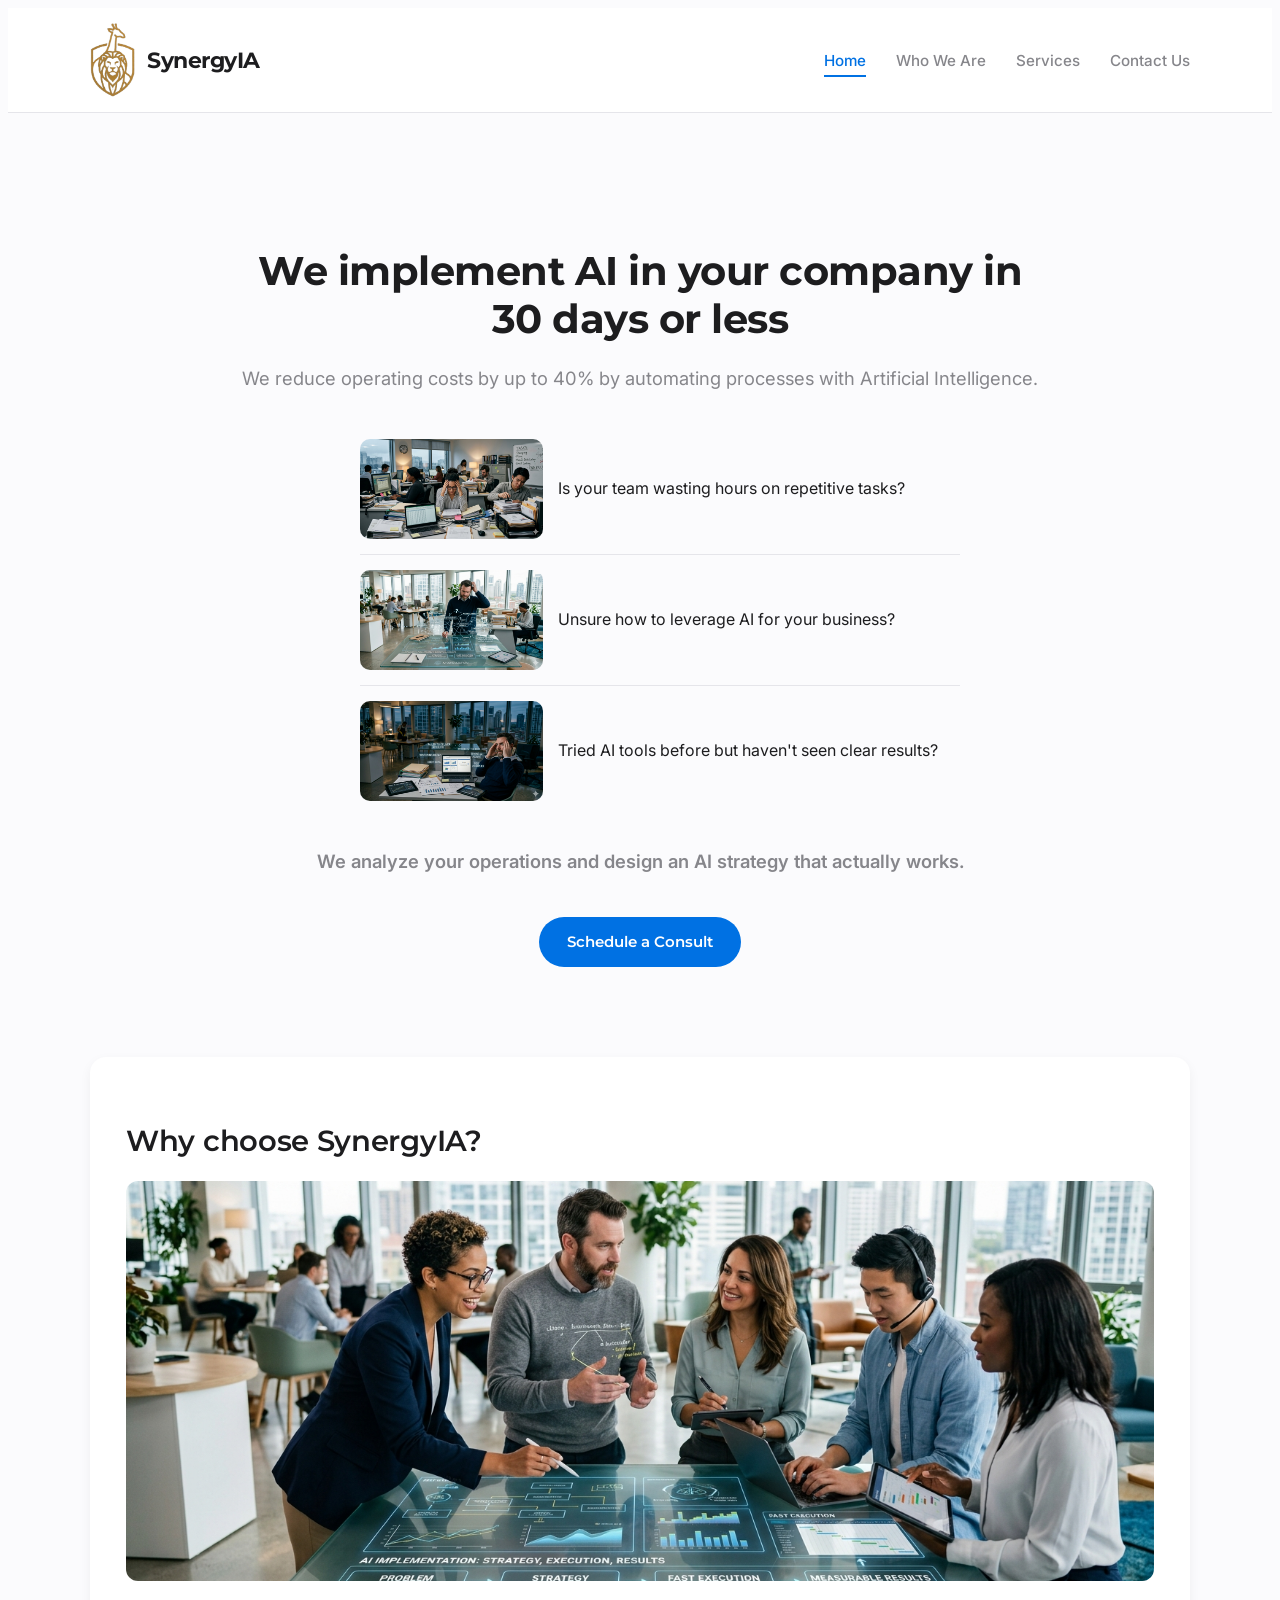
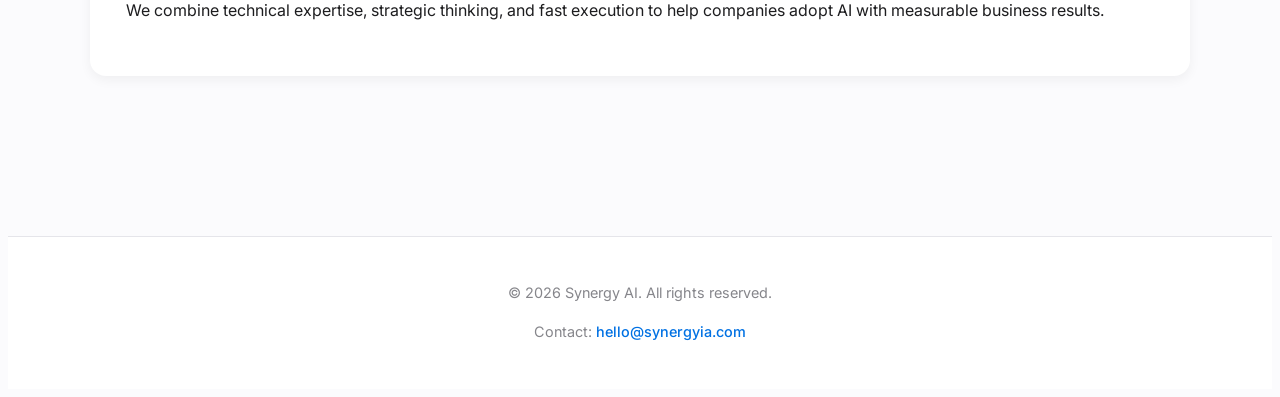
<file: index.html>
<!DOCTYPE html>
<html lang="en">
<head>
    <meta charset="UTF-8">
    <meta name="viewport" content="width=device-width, initial-scale=1.0">
    <title>SynergyIA | AI Consulting for Business Growth</title>
    <meta name="description" content="SynergyIA helps companies implement AI in 30 days or less to reduce costs, automate processes, and improve efficiency.">
    <link rel="stylesheet" href="style.css">
    <link rel="icon" type="image/png" href="images/SynergyIA.png">
    <link rel="preconnect" href="https://fonts.googleapis.com">
    <link rel="preconnect" href="https://fonts.gstatic.com" crossorigin>
    <link href="https://fonts.googleapis.com/css2?family=Inter:ital,opsz,wght@0,14..32,100..900;1,14..32,100..900&display=swap" rel="stylesheet">
    <link href="https://fonts.googleapis.com/css2?family=Inter:ital,opsz,wght@0,14..32,100..900;1,14..32,100..900&family=Montserrat:ital,wght@0,100..900;1,100..900&display=swap" rel="stylesheet">
</head>
<body>

    <header class="site-header">
        <div class="container">
            <!-- Logo y nombre agrupados -->
            <a href="index.html" class="logo-container">
                <img class="logo" src="images/SynergyIA.png" alt="SynergyIA logo">
                <span class="logo-text">SynergyIA</span>
            </a>
            <nav>
                <ul class="nav-menu">
                    <li><a href="index.html" class="active">Home</a></li>
                    <li><a href="who_we_are.html">Who We Are</a></li>
                    <li><a href="services.html">Services</a></li>
                    <li><a href="contact.html">Contact Us</a></li>
                </ul>
            </nav>
        </div>
    </header>

    <main class="container">
        <!-- Sección Hero con h1 (solo uno por página) -->
        <section class="hero">
            <h1>We implement AI in your company in 30 days or less</h1>
            <p>We reduce operating costs by up to 40% by automating processes with Artificial Intelligence.</p>

            <!-- Imágenes DENTRO de cada <li> -->
            <ul class="benefits-list">
                <li>
                    <img class="benefit-img" src="images/benefit1.png" alt="Team wasting time on repetitive tasks">
                    <span>Is your team wasting hours on repetitive tasks?</span>
                </li>
                <li>
                    <img class="benefit-img" src="images/benefit2.png" alt="Unsure how to leverage AI">
                    <span>Unsure how to leverage AI for your business?</span>
                </li>
                <li>
                    <img class="benefit-img" src="images/benefit3.png" alt="No clear results from AI tools">
                    <span>Tried AI tools before but haven't seen clear results?
                </li>
            </ul>

            <p class="hero-highlight">We analyze your operations and design an AI strategy that actually works.</p>

            <a href="contact.html" class="btn">Schedule a Consult</a>
        </section>

        <section class="card">
            <h2>Why choose SynergyIA?</h2>
            <img class="card-img" src="images/imgindex.png" alt="SynergyIA team">
            <p>We combine technical expertise, strategic thinking, and fast execution to help companies adopt AI with measurable business results.</p>
        </section>
    </main>

    <footer class="site-footer">
        <div class="container">
            <p>© 2026 Synergy AI. All rights reserved.</p>
            <p>Contact: <a href="mailto:hello@synergyia.com">hello@synergyia.com</a></p>
        </div>
    </footer>

</body>
</html>
</file>
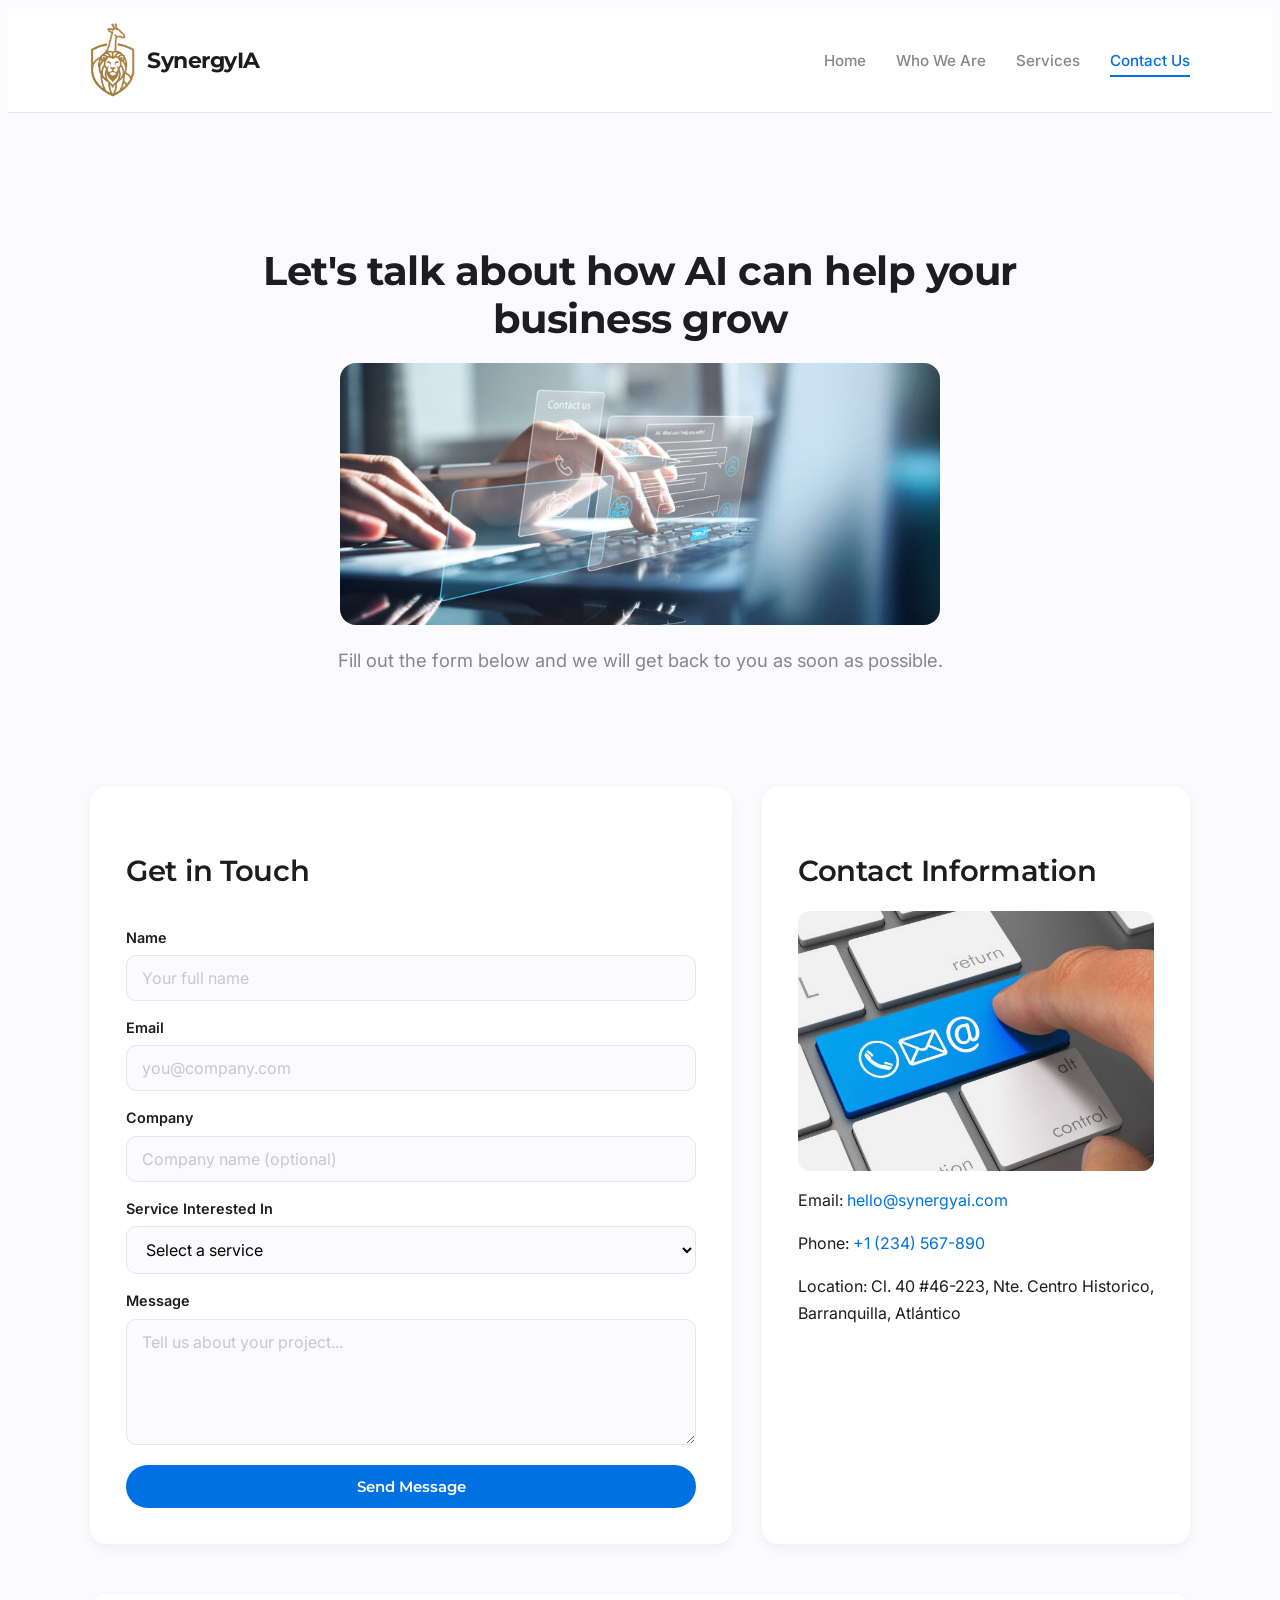
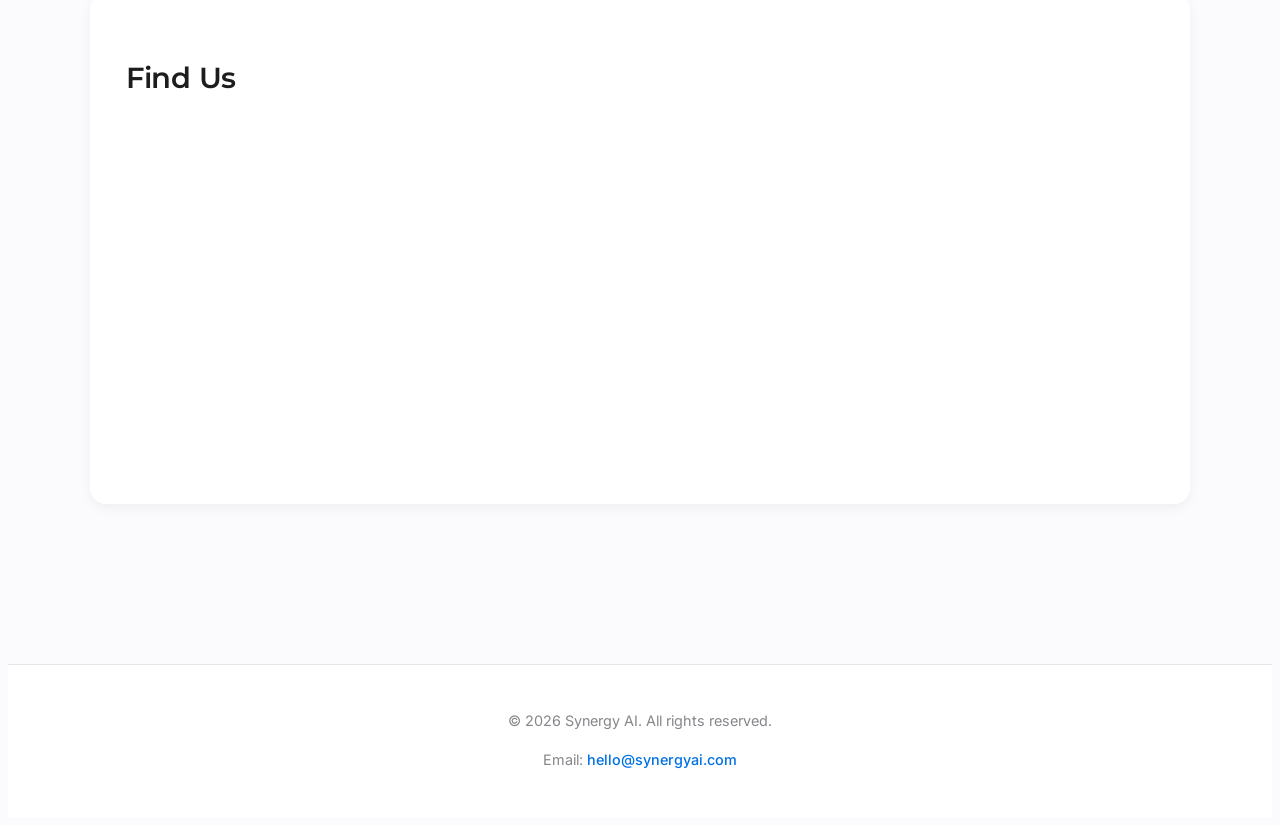
<file: contact.html>
<!DOCTYPE html>
<html lang="en">
<head>
    <meta charset="UTF-8">
    <meta name="viewport" content="width=device-width, initial-scale=1.0">
    <title>Contact | SynergyIA</title>
    <meta name="description" content="Contact SynergyIA for AI consulting, strategy, implementation, and training services.">
    <link rel="stylesheet" href="style.css">
    <link rel="icon" type="image/png" href="images/SynergyIA.png">
    <link rel="preconnect" href="https://fonts.googleapis.com">
    <link rel="preconnect" href="https://fonts.gstatic.com" crossorigin>
    <link href="https://fonts.googleapis.com/css2?family=Inter:ital,opsz,wght@0,14..32,100..900;1,14..32,100..900&display=swap" rel="stylesheet">
    <link href="https://fonts.googleapis.com/css2?family=Inter:ital,opsz,wght@0,14..32,100..900;1,14..32,100..900&family=Montserrat:ital,wght@0,100..900;1,100..900&display=swap" rel="stylesheet">
</head>
<body>

    <header class="site-header">
        <div class="container">
            <a href="index.html" class="logo-container">
                <img class="logo" src="images/SynergyIA.png" alt="SynergyIA logo">
                <span class="logo-text">SynergyIA</span>
            </a>
            <nav>
                <ul class="nav-menu">
                    <li><a href="index.html">Home</a></li>
                    <li><a href="who_we_are.html">Who We Are</a></li>
                    <li><a href="services.html">Services</a></li>
                    <li><a href="contact.html" class="active">Contact Us</a></li>
                </ul>
            </nav>
        </div>
    </header>

    <main class="container">
        <section class="hero">
            <h1>Let's talk about how AI can help your business grow</h1>
            <img class="hero-img" src="images/contactus.jpg" alt="Contact Us">
            <p>Fill out the form below and we will get back to you as soon as possible.</p>
        </section>

        <section class="contact-grid">
            <div class="card">
                <h2>Get in Touch</h2>

                <form action="#" method="post">
                    <label for="name">Name</label>
                    <input type="text" id="name" name="name" placeholder="Your full name" required>

                    <label for="email">Email</label>
                    <input type="email" id="email" name="email" placeholder="you@company.com" required>

                    <label for="company">Company</label>
                    <input type="text" id="company" name="company" placeholder="Company name (optional)">

                    <label for="service">Service Interested In</label>
                    <select id="service" name="service">
                        <option value="">Select a service</option>
                        <option value="audit">AI Audit</option>
                        <option value="strategy">AI Strategy</option>
                        <option value="implementation">AI Implementation</option>
                        <option value="training">Team Training</option>
                    </select>

                    <label for="message">Message</label>
                    <textarea id="message" name="message" rows="5" placeholder="Tell us about your project..." required></textarea>

                    <button type="submit" class="btn">Send Message</button>
                </form>
            </div>

            <div class="card">
                <h2>Contact Information</h2>
                <img class="card-img" src="images/contacti.jpg" alt="Contact Information">
                <p>Email: <a href="mailto:hello@synergyai.com">hello@synergyai.com</a></p>
                <p>Phone: <a href="tel:+1234567890">+1 (234) 567-890</a></p>
                <p>Location: Cl. 40 #46-223, Nte. Centro Historico, Barranquilla, Atlántico</p>
            </div>
        </section>

        <section class="card">
            <h2>Find Us</h2>
            <div class="map-container">
                <iframe
                    src="https://www.google.com/maps/embed?pb=!1m18!1m12!1m3!1d3916.6663840545234!2d-74.78323822630094!3d10.98853455524828!2m3!1f0!2f0!3f0!3m2!1i1024!2i768!4f13.1!3m3!1m2!1s0x8ef42d0025832995%3A0x6ee5ef55547f7da6!2sRiwi!5e0!3m2!1ses-419!2sco!4v1775867979287!5m2!1ses-419!2sco"
                    title="SynergyIA office location"
                    allowfullscreen=""
                    loading="lazy"
                    referrerpolicy="no-referrer-when-downgrade">
                </iframe>
            </div>
        </section>
    </main>

    <footer class="site-footer">
        <div class="container">
            <p>© 2026 Synergy AI. All rights reserved.</p>
            <p>Email: <a href="mailto:hello@synergyai.com">hello@synergyai.com</a></p>
        </div>
    </footer>

</body>
</html>
</file>
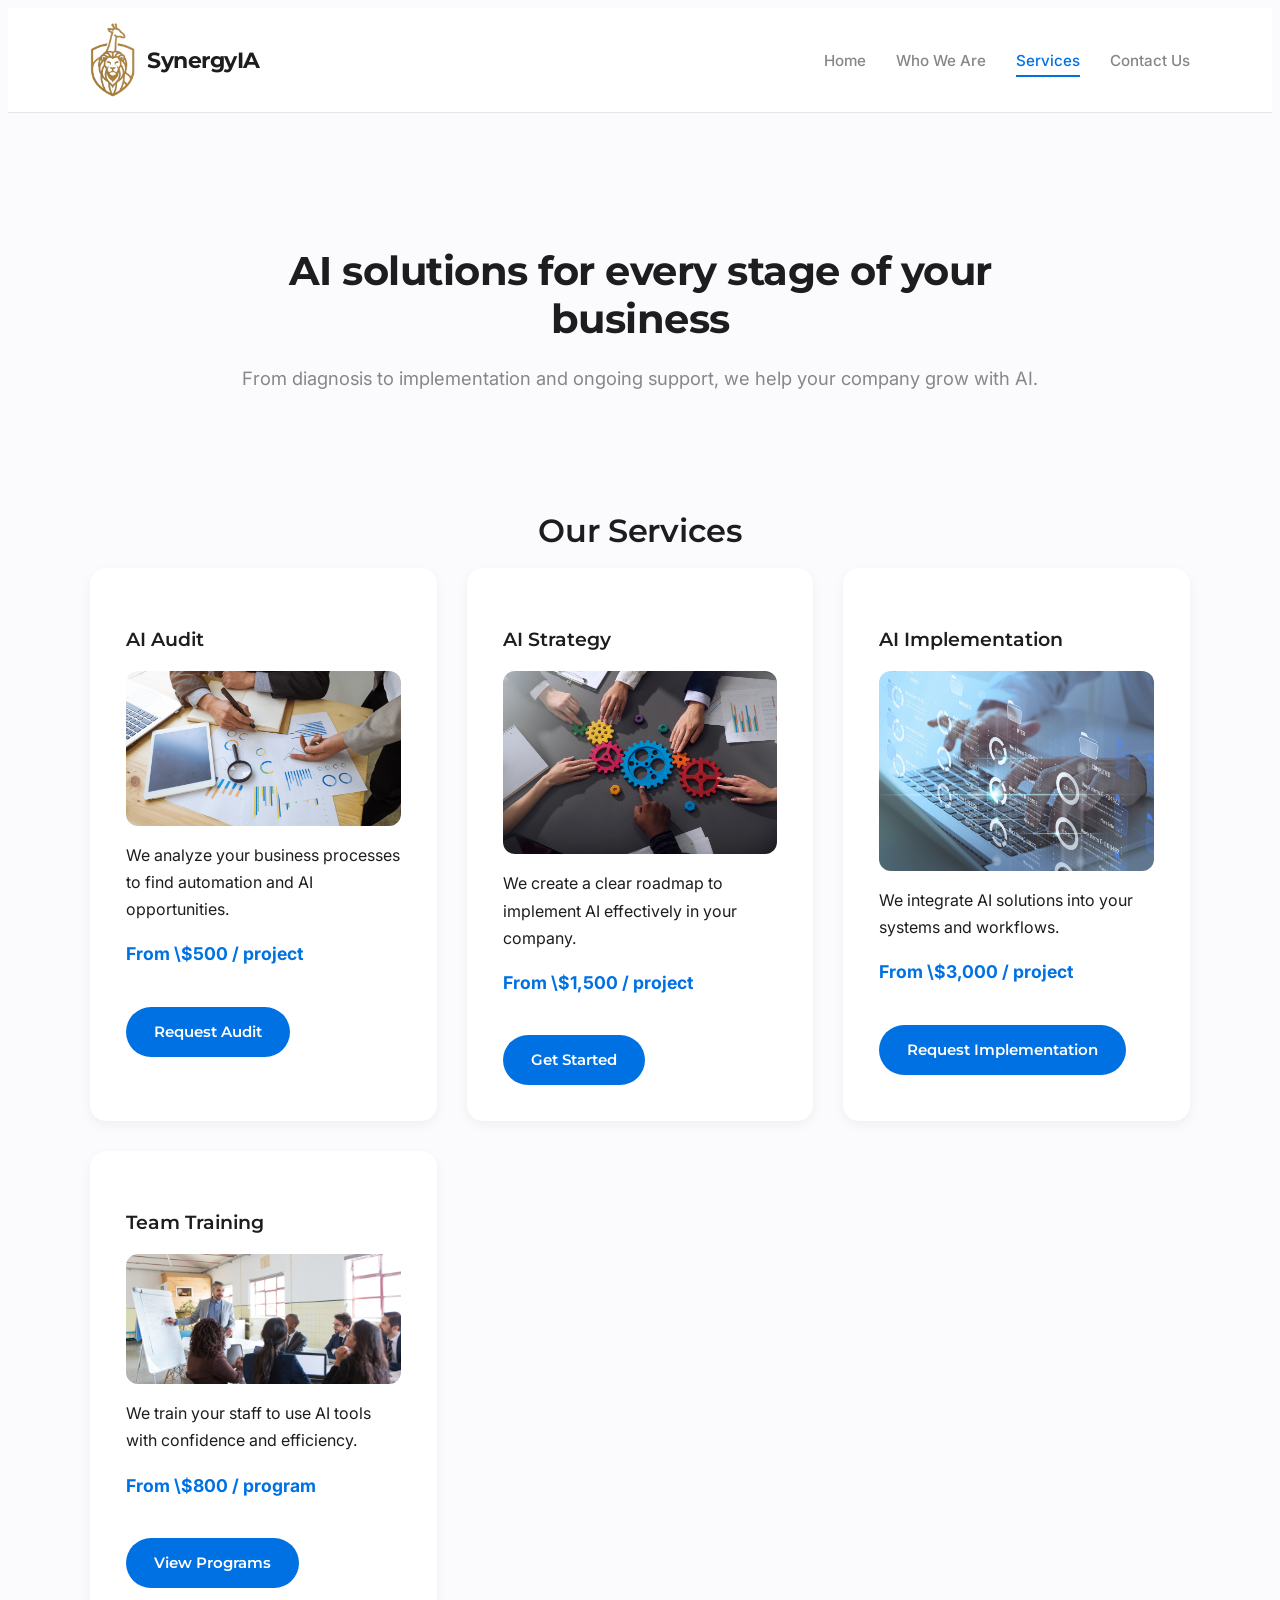
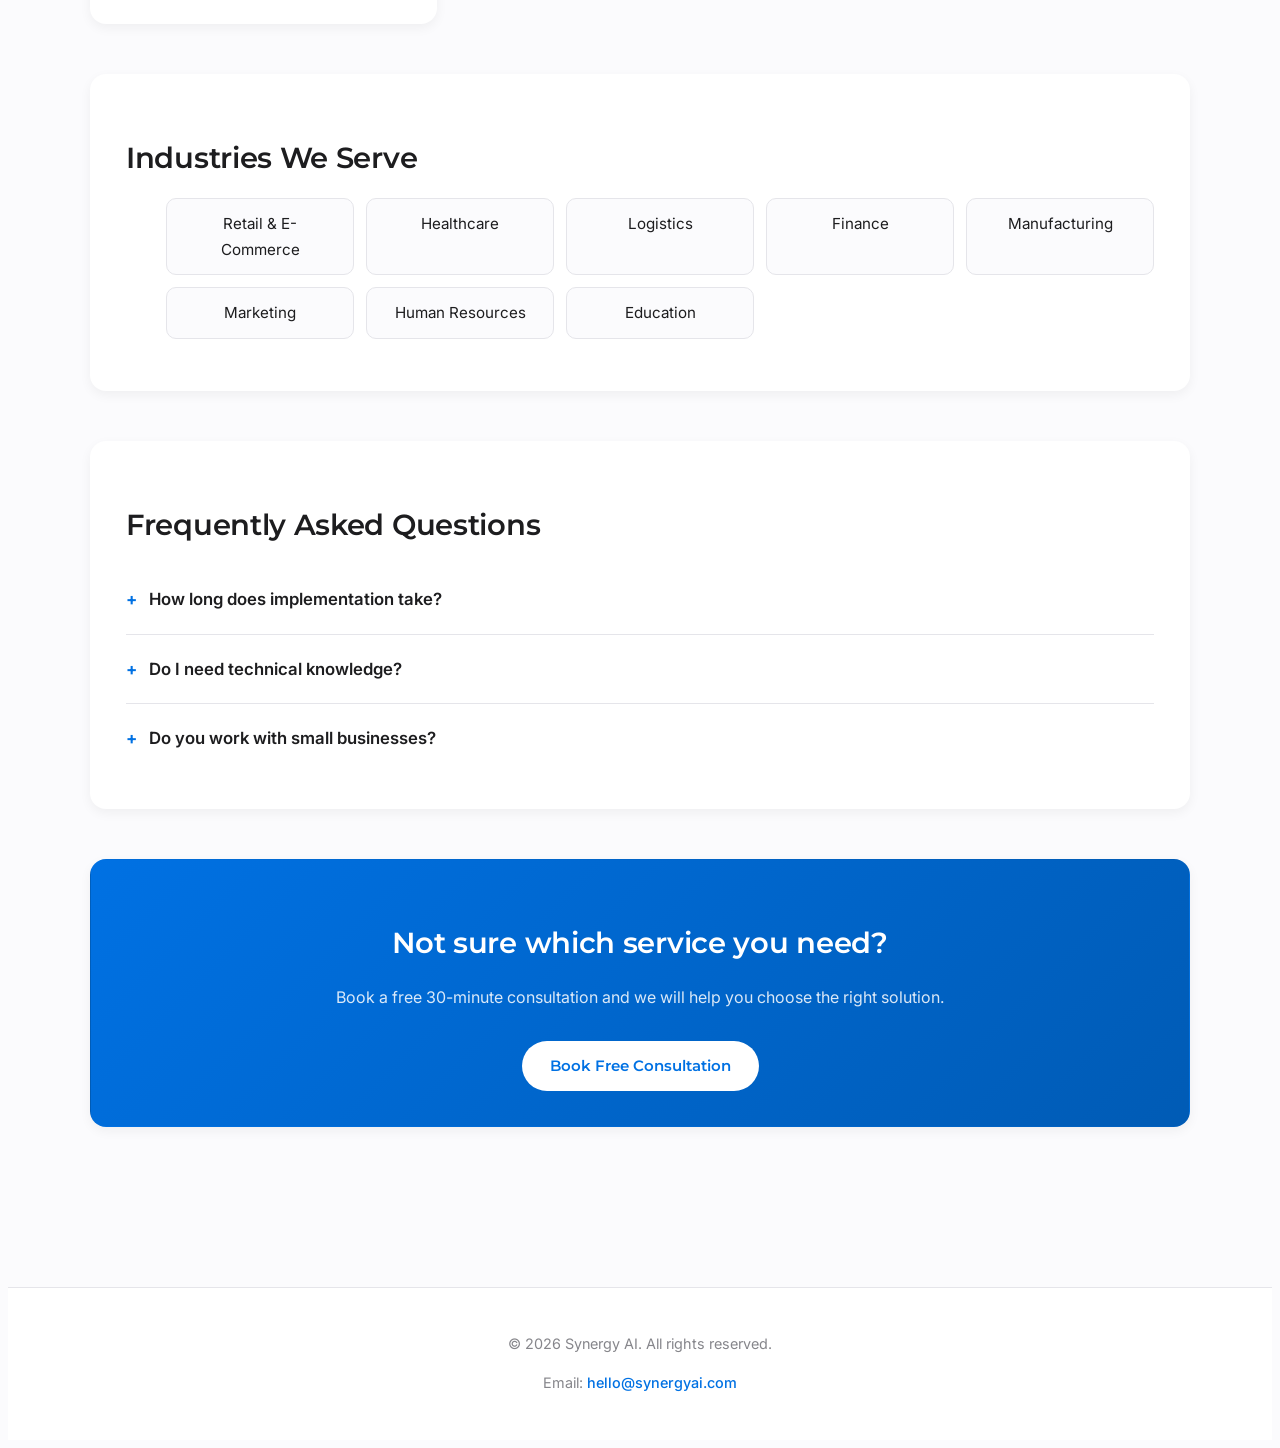
<file: services.html>
<!DOCTYPE html>
<html lang="en">
<head>
    <meta charset="UTF-8">
    <meta name="viewport" content="width=device-width, initial-scale=1.0">
    <title>Services | SynergyIA</title>
    <meta name="description" content="Explore our AI consulting services: audit, strategy, implementation, and training.">
    <link rel="stylesheet" href="style.css">
    <link rel="icon" type="image/png" href="images/SynergyIA.png">
    <link rel="preconnect" href="https://fonts.googleapis.com">
    <link rel="preconnect" href="https://fonts.gstatic.com" crossorigin>
    <link href="https://fonts.googleapis.com/css2?family=Inter:ital,opsz,wght@0,14..32,100..900;1,14..32,100..900&family=Montserrat:ital,wght@0,100..900;1,100..900&display=swap" rel="stylesheet">
    <link href="https://fonts.googleapis.com/css2?family=Inter:ital,opsz,wght@0,14..32,100..900;1,14..32,100..900&display=swap" rel="stylesheet">
</head>
<body>

    <header class="site-header">
        <div class="container">
            <a href="index.html" class="logo-container">
                <img class="logo" src="images/SynergyIA.png" alt="SynergyIA logo">
                <span class="logo-text">SynergyIA</span>
            </a>
            <nav>
                <ul class="nav-menu">
                    <li><a href="index.html">Home</a></li>
                    <li><a href="who_we_are.html">Who We Are</a></li>
                    <li><a href="services.html" class="active">Services</a></li>
                    <li><a href="contact.html">Contact Us</a></li>
                </ul>
            </nav>
        </div>
    </header>

    <main class="container">
        <section class="hero">
            <h1>AI solutions for every stage of your business</h1>
            <p>From diagnosis to implementation and ongoing support, we help your company grow with AI.</p>
        </section>

        <section>
            <h2 class="section-title">Our Services</h2>

            <div class="grid">
                <article class="card">
                    <h3>AI Audit</h3>
                    <img class="service-img" src="images/service1.png" alt="AI Audit">
                    <p>We analyze your business processes to find automation and AI opportunities.</p>
                    <p class="price">From \$500 / project</p>
                    <a href="contact.html" class="btn">Request Audit</a>
                </article>
                <article class="card">
                    <h3>AI Strategy</h3>
                    <img class="service-img" src="images/service2.jpg" alt="AI Strategy">
                    <p>We create a clear roadmap to implement AI effectively in your company.</p>
                    <p class="price">From \$1,500 / project</p>
                    <a href="contact.html" class="btn">Get Started</a>
                </article>
                <article class="card">
                    <h3>AI Implementation</h3>
                    <img class="service-img" src="images/service3.jpg" alt="AI Implementation">
                    <p>We integrate AI solutions into your systems and workflows.</p>
                    <p class="price">From \$3,000 / project</p>
                    <a href="contact.html" class="btn">Request Implementation</a>
                </article>
                <article class="card">
                    <h3>Team Training</h3>
                    <img class="service-img" src="images/service4.png" alt="Team Training">
                    <p>We train your staff to use AI tools with confidence and efficiency.</p>
                    <p class="price">From \$800 / program</p>
                    <a href="contact.html" class="btn">View Programs</a>
                </article>
            </div>
        </section>

        <section class="card">
            <h2>Industries We Serve</h2>
            <ul class="industries-list">
                <li>Retail & E-Commerce</li>
                <li>Healthcare</li>
                <li>Logistics</li>
                <li>Finance</li>
                <li>Manufacturing</li>
                <li>Marketing</li>
                <li>Human Resources</li>
                <li>Education</li>
            </ul>
        </section>

        <section class="card">
            <h2>Frequently Asked Questions</h2>

            <details>
                <summary>How long does implementation take?</summary>
                <p>Initial results can appear in 30 days. Full implementation usually takes 2 to 4 months.</p>
            </details>
            <details>
                <summary>Do I need technical knowledge?</summary>
                <p>No. We handle the technical side and guide you through the process.</p>
            </details>
            <details>
                <summary>Do you work with small businesses?</summary>
                <p>Yes. We mainly work with small and medium-sized businesses.</p>
            </details>
        </section>

        <section class="card cta">
            <h2>Not sure which service you need?</h2>
            <p>Book a free 30-minute consultation and we will help you choose the right solution.</p>
            <a href="contact.html" class="btn">Book Free Consultation</a>
        </section>
    </main>

    <footer class="site-footer">
        <div class="container">
            <p>© 2026 Synergy AI. All rights reserved.</p>
            <p>Email: <a href="mailto:hello@synergyai.com">hello@synergyai.com</a></p>
        </div>
    </footer>

</body>
</html>
</file>
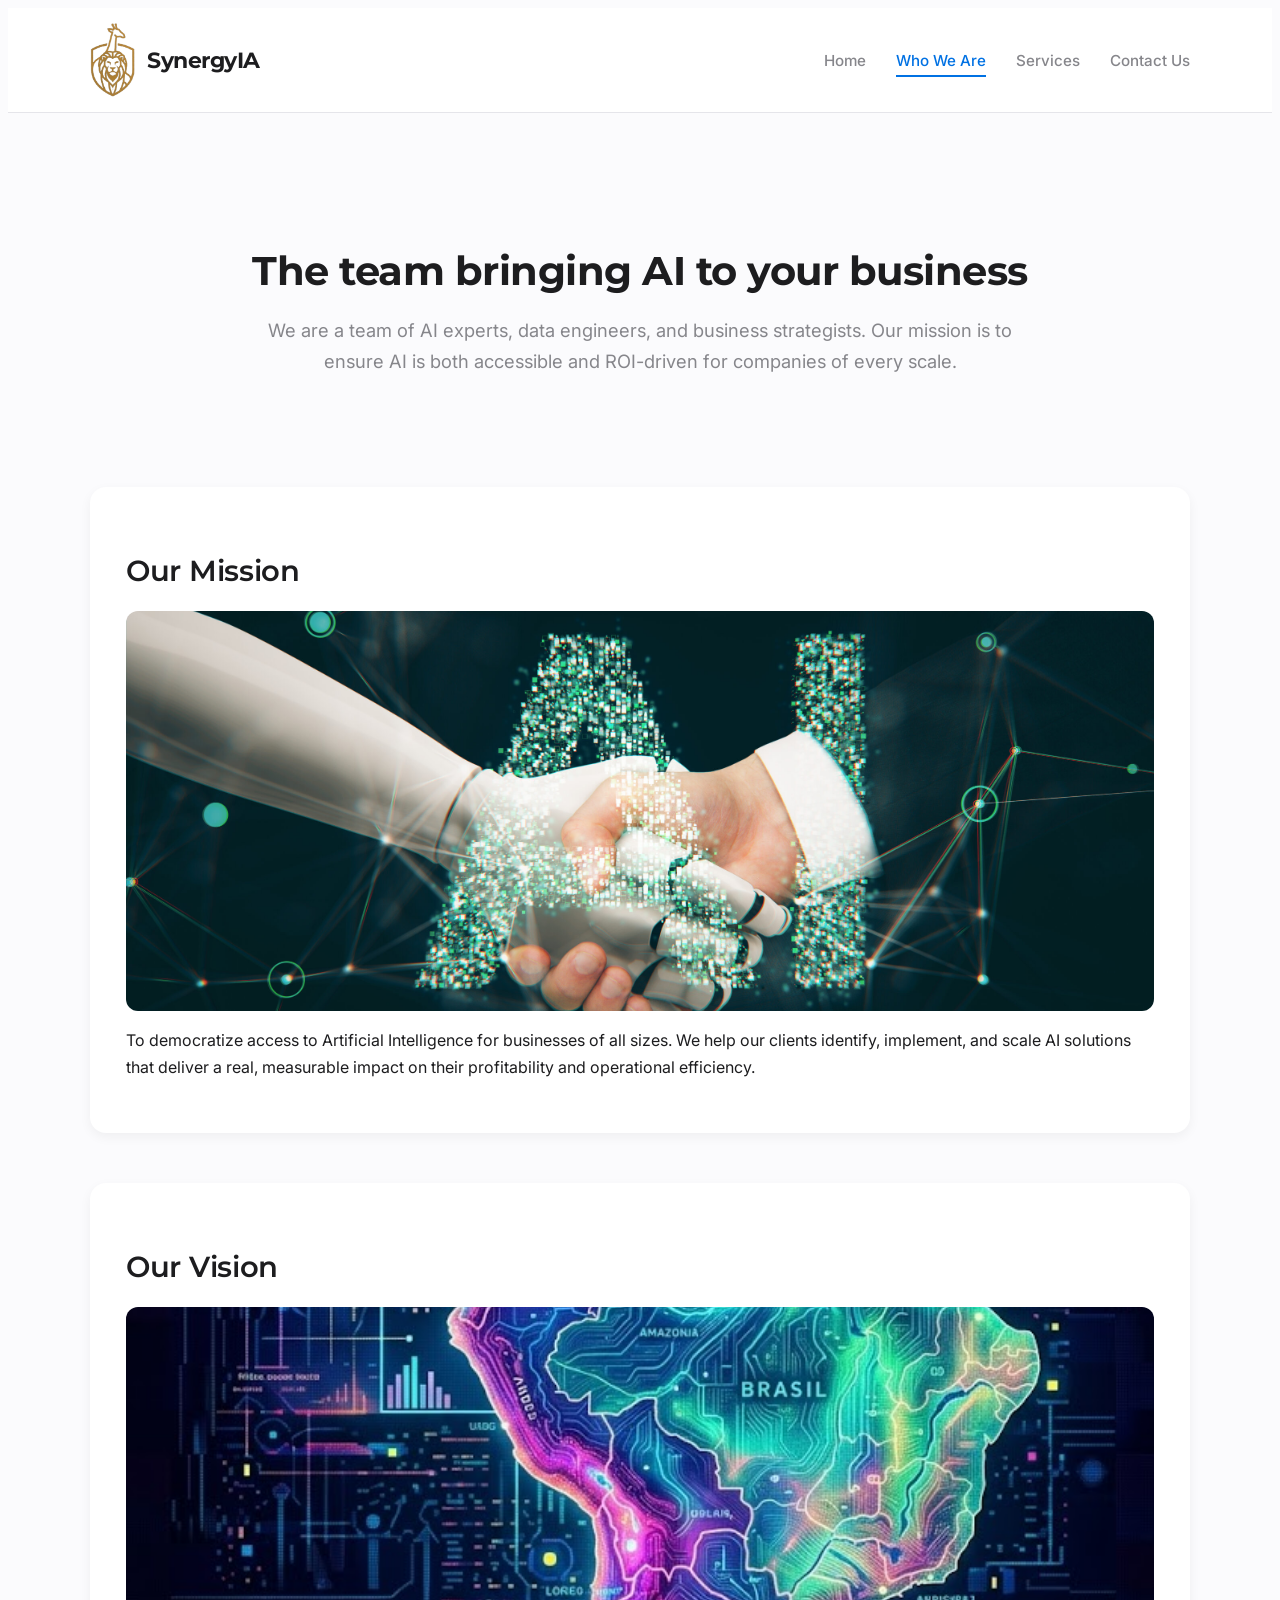
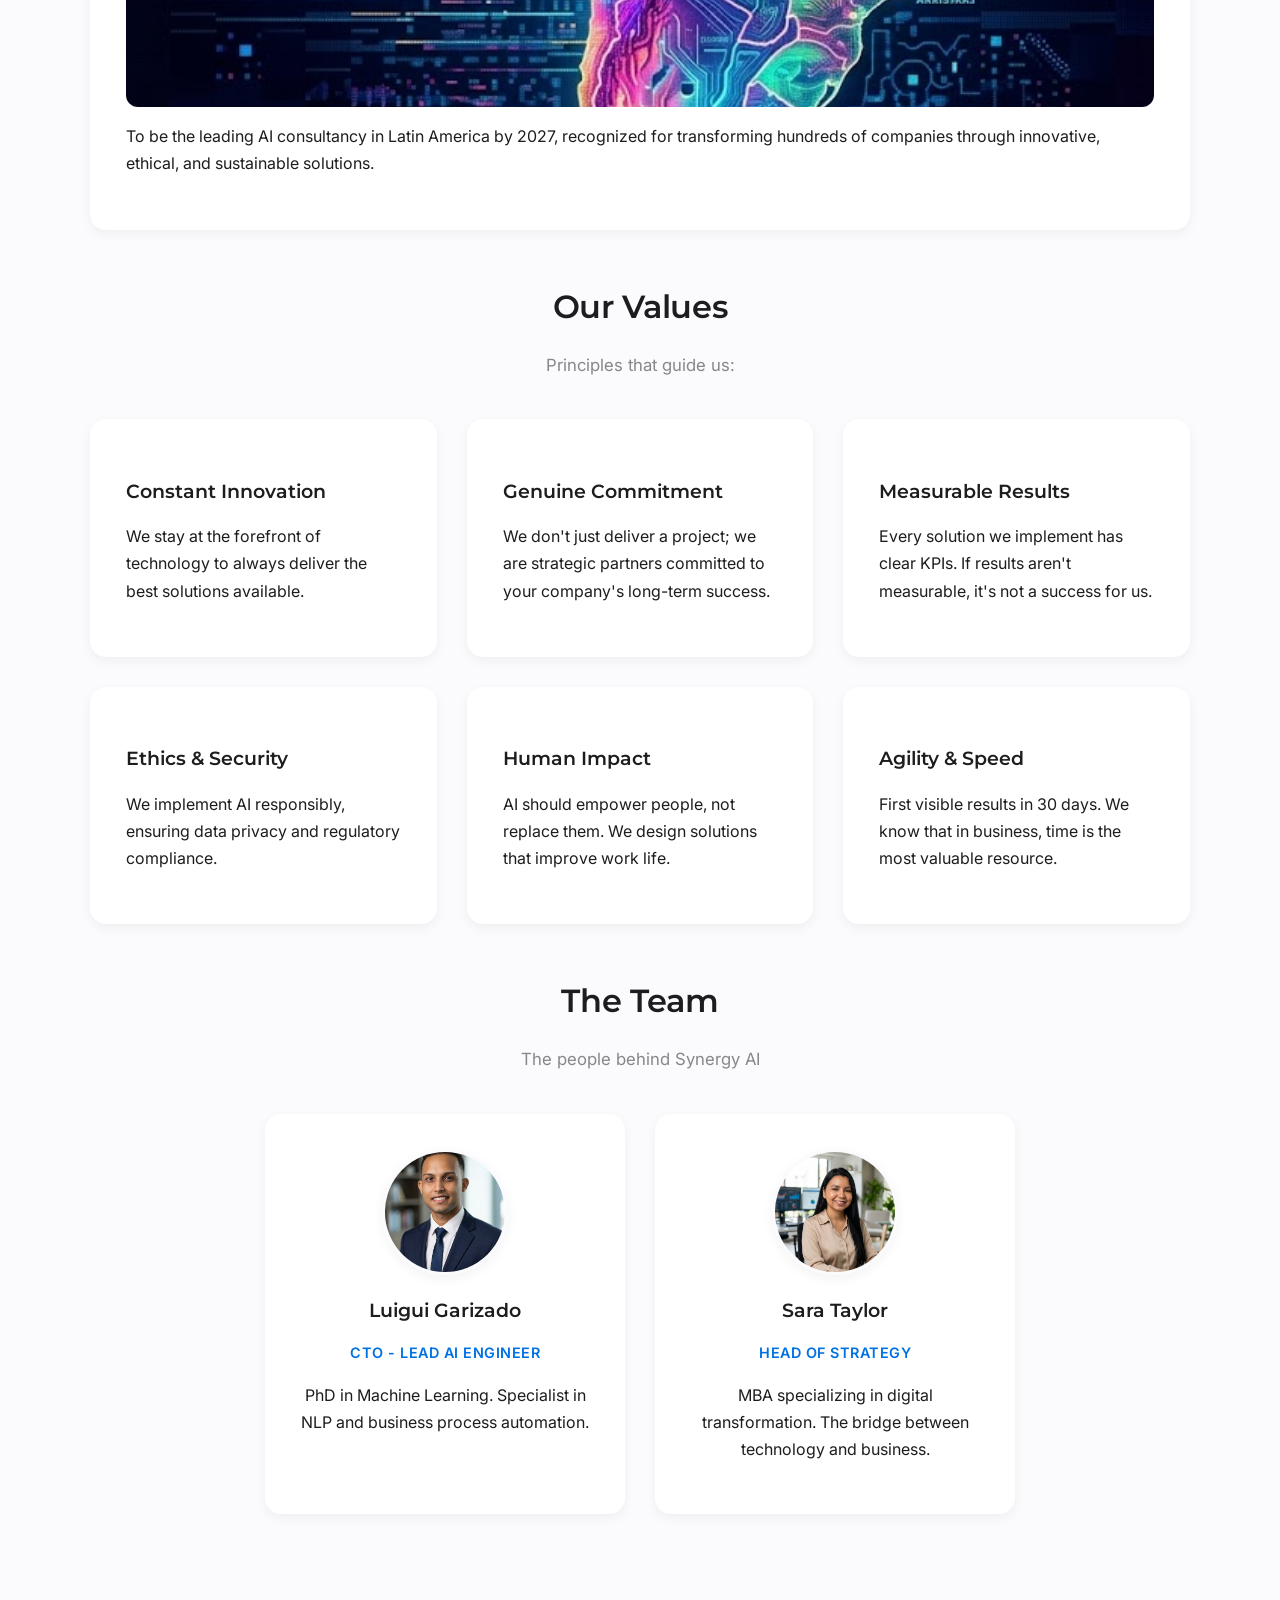
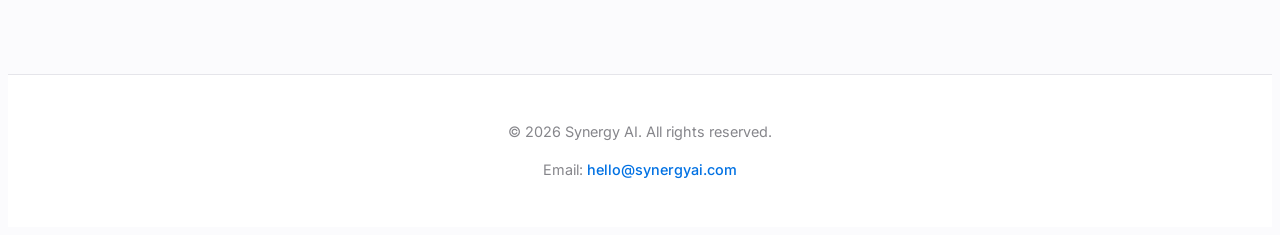
<file: who_we_are.html>
<!DOCTYPE html>
<html lang="en">
<head>
    <meta charset="UTF-8">
    <meta name="viewport" content="width=device-width, initial-scale=1.0">
    <title>Who We Are | SynergyIA</title>
    <meta name="description" content="Meet the team behind SynergyIA. AI experts, strategists, and engineers helping businesses grow.">
    <link rel="stylesheet" href="style.css">
    <link rel="icon" type="image/png" href="images/SynergyIA.png">
    <link rel="preconnect" href="https://fonts.googleapis.com">
    <link rel="preconnect" href="https://fonts.gstatic.com" crossorigin>
    <link href="https://fonts.googleapis.com/css2?family=Inter:ital,opsz,wght@0,14..32,100..900;1,14..32,100..900&family=Montserrat:ital,wght@0,100..900;1,100..900&display=swap" rel="stylesheet">
    <link href="https://fonts.googleapis.com/css2?family=Inter:ital,opsz,wght@0,14..32,100..900;1,14..32,100..900&display=swap" rel="stylesheet">
</head>
<body>

    <header class="site-header">
        <div class="container">
            <a href="index.html" class="logo-container">
                <img class="logo" src="images/SynergyIA.png" alt="SynergyIA logo">
                <span class="logo-text">SynergyIA</span>
            </a>
            <nav>
                <ul class="nav-menu">
                    <li><a href="index.html">Home</a></li>
                    <li><a href="who_we_are.html" class="active">Who We Are</a></li>
                    <li><a href="services.html">Services</a></li>
                    <li><a href="contact.html">Contact Us</a></li>
                </ul>
            </nav>
        </div>
    </header>

    <main class="container">
        <section class="hero">
            <h1>The team bringing AI to your business</h1>
            <p>We are a team of AI experts, data engineers, and business strategists. Our mission is to ensure AI is both accessible and ROI-driven for companies of every scale.</p>
        </section>

        <section class="card">
            <h2>Our Mission</h2>
            <img class="card-img" src="images/ourmision.jpg" alt="Our Mission">
            <p>To democratize access to Artificial Intelligence for businesses of all sizes. We help our clients identify, implement, and scale AI solutions that deliver a real, measurable impact on their profitability and operational efficiency.</p>
        </section>

        <section class="card">
            <h2>Our Vision</h2>
            <img class="card-img" src="images/vision1.jpg" alt="Our Vision">
            <p>To be the leading AI consultancy in Latin America by 2027, recognized for transforming hundreds of companies through innovative, ethical, and sustainable solutions.</p>
        </section>

        <section>
            <h2 class="section-title">Our Values</h2>
            <p class="section-subtitle">Principles that guide us:</p>

            <div class="grid">
                <article class="card">
                    <h3>Constant Innovation</h3>
                    <p>We stay at the forefront of technology to always deliver the best solutions available.</p>
                </article>
                <article class="card">
                    <h3>Genuine Commitment</h3>
                    <p>We don't just deliver a project; we are strategic partners committed to your company's long-term success.</p>
                </article>
                <article class="card">
                    <h3>Measurable Results</h3>
                    <p>Every solution we implement has clear KPIs. If results aren't measurable, it's not a success for us.</p>
                </article>
                <article class="card">
                    <h3>Ethics & Security</h3>
                    <p>We implement AI responsibly, ensuring data privacy and regulatory compliance.</p>
                </article>
                <article class="card">
                    <h3>Human Impact</h3>
                    <p>AI should empower people, not replace them. We design solutions that improve work life.</p>
                </article>
                <article class="card">
                    <h3>Agility & Speed</h3>
                    <p>First visible results in 30 days. We know that in business, time is the most valuable resource.</p>
                </article>
            </div>
        </section>

        <section>
            <h2 class="section-title">The Team</h2>
            <p class="section-subtitle">The people behind Synergy AI</p>

            <div class="grid grid-2">
                <article class="team-card">
                    <img class="team-avatar" src="images/luigui.png" alt="Luigui Garizado">
                    <h3>Luigui Garizado</h3>
                    <p class="team-role">CTO - Lead AI Engineer</p>
                    <p>PhD in Machine Learning. Specialist in NLP and business process automation.</p>
                </article>
                <article class="team-card">
                    <img class="team-avatar" src="images/sarat.png" alt="Sara Taylor">
                    <h3>Sara Taylor</h3>
                    <p class="team-role">Head of Strategy</p>
                    <p>MBA specializing in digital transformation. The bridge between technology and business.</p>
                </article>
            </div>
        </section>
    </main>

    <footer class="site-footer">
        <div class="container">
            <p>© 2026 Synergy AI. All rights reserved.</p>
            <p>Email: <a href="mailto:hello@synergyai.com">hello@synergyai.com</a></p>
        </div>
    </footer>

</body>
</html>
</file>
<file: style.css>
:root {
    --primary-color: #0071e3;
    --primary-hover: #005bb5;
    --bg-color: #fbfbfd;
    --text-main: #1d1d1f;
    --text-muted: #86868b;
    --card-bg: #ffffff;
    --border-color: #e5e5ea;
    --shadow-soft: 0 4px 12px #0000000D;
    --shadow-hover: 0 10px 24px #00000014;
    --radius: 16px;
    --transition: all 0.3s ease;
}


body {
    font-family: 'Inter', -apple-system, BlinkMacSystemFont, "Segoe UI", Roboto, Oxygen, Ubuntu, Cantarell, sans-serif;
    background-color: var(--bg-color);
    color: var(--text-main);
    line-height: 1.7;
    -webkit-font-smoothing: antialiased;
}

img {
    max-width: 100%;
    height: auto;
    display: block;
}

a {
    color: var(--primary-color);
    text-decoration: none;
    transition: var(--transition);
}

a:hover {
    color: var(--primary-hover);
}

.container {
    width: 90%;
    max-width: 1100px;
    margin: 0 auto;
}

.site-header {
    background-color: #FFFFFFD9;
    backdrop-filter: blur(12px);
    border-bottom: 1px solid var(--border-color);
    padding: 15px 0;
    position: sticky;
    top: 0;
    z-index: 100;
}

.site-header .container {
    display: flex;
    justify-content: space-between;
    align-items: center;
}

.logo-container {
    display: flex;
    align-items: center;
    gap: 12px;
    text-decoration: none;
    color: var(--text-main);
}

.logo-container:hover {
    color: var(--primary-color);
}

.logo {
    width: 45px;
    height: auto;
}

.logo-text {
    font-family: 'Montserrat', sans-serif;
    font-size: 1.4rem;
    font-weight: 700;
    letter-spacing: -0.5px;
}

.nav-menu {
    list-style: none;
    display: flex;
    gap: 30px;
}

.nav-menu a {
    text-decoration: none;
    color: var(--text-muted);
    font-weight: 500;
    font-size: 0.95rem;
    transition: var(--transition);
    padding: 5px 0;
    position: relative;
}

.nav-menu a::after {
    content: "";
    position: absolute;
    bottom: -2px;
    left: 0;
    width: 0;
    height: 2px;
    background-color: var(--primary-color);
    transition: var(--transition);
}

.nav-menu a:hover::after,
.nav-menu a.active::after {
    width: 100%;
}

.nav-menu a:hover,
.nav-menu a.active {
    color: var(--primary-color);
}

main {
    padding: 60px 0;
}

section {
    margin-bottom: 50px;
}

h1 {
    font-family: 'Montserrat', sans-serif;
    font-size: 2.5rem;
    font-weight: 700;
    letter-spacing: -0.5px;
    line-height: 1.2;
    margin-bottom: 20px;
}

h2 {
    font-family: 'Montserrat', sans-serif;
    font-size: 1.8rem;
    font-weight: 600;
    letter-spacing: -0.3px;
    margin-bottom: 15px;
}

h3 {
    font-family: 'Montserrat', sans-serif;
    font-size: 1.2rem;
    font-weight: 600;
    margin-bottom: 10px;
}

.section-title {
    text-align: center;
    font-size: 2rem;
    margin-bottom: 10px;
}

.section-subtitle {
    text-align: center;
    color: var(--text-muted);
    margin-bottom: 40px;
    font-size: 1.05rem;
}

.hero {
    text-align: center;
    padding: 40px 20px;
    max-width: 800px;
    margin: 0 auto 50px auto;
}

.hero p {
    color: var(--text-muted);
    font-size: 1.15rem;
    margin-bottom: 20px;
}

.hero-highlight {
    font-weight: 600;
    color: var(--text-main);
    font-size: 1.1rem;
}

.hero-img {
    border-radius: var(--radius);
    margin: 20px auto;
    max-width: 600px;
}

.card {
    background-color: var(--card-bg);
    padding: 35px;
    border-radius: var(--radius);
    border: 1px solid transparent;
    box-shadow: var(--shadow-soft);
    transition: var(--transition);
}

.card:hover {
    box-shadow: var(--shadow-hover);
    transform: translateY(-4px);
}

.card-img {
    width: 100%;
    max-height: 400px;
    object-fit: cover;
    border-radius: 12px;
    margin: 15px 0;
}

.service-img {
    width: 100%;
    max-height: 200px;
    object-fit: cover;
    border-radius: 12px;
    margin: 15px 0;
}

.price {
    font-weight: 700;
    color: var(--primary-color);
    font-size: 1.1rem;
    margin-top: 10px;
}

.cta {
    text-align: center;
    background: linear-gradient(135deg, #0071e3 0%, #005bb5 100%);
    color: white;
}

.cta h2 {
    color: white;
}

.cta p {
    color: #FFFFFFD9;
    margin-bottom: 10px;
}

.cta .btn {
    background-color: white;
    color: var(--primary-color);
}

.cta .btn:hover {
    background-color: #f0f0f0;
}

.grid {
    display: grid;
    grid-template-columns: repeat(auto-fit, minmax(280px, 1fr));
    gap: 30px;
}

.grid-2 {
    grid-template-columns: repeat(auto-fit, minmax(300px, 1fr));
    max-width: 750px;
    margin: 0 auto;
}

.benefits-list {
    list-style: none;
    text-align: left;
    max-width: 600px;
    margin: 30px auto;
}

.benefits-list li {
    display: flex;
    align-items: center;
    gap: 15px;
    padding: 15px 0;
    border-bottom: 1px solid var(--border-color);
    font-size: 1rem;
    color: var(--text-main);
}

.benefits-list li:last-child {
    border-bottom: none;
}

.benefit-img {
    width: auto;
    height: 100px;
    object-fit: cover;
    border-radius: 10px;
    flex-shrink: 0;
}

.industries-list {
    list-style: none;
    display: grid;
    grid-template-columns: repeat(auto-fit, minmax(180px, 1fr));
    gap: 12px;
    margin-top: 15px;
}

.industries-list li {
    background-color: var(--bg-color);
    padding: 12px 18px;
    border-radius: 10px;
    font-size: 0.95rem;
    text-align: center;
    border: 1px solid var(--border-color);
    transition: var(--transition);
}

.industries-list li:hover {
    border-color: var(--primary-color);
    color: var(--primary-color);
}

.btn {
    font-family: 'Montserrat', sans-serif;
    display: inline-block;
    margin-top: 20px;
    padding: 12px 28px;
    background-color: var(--primary-color);
    color: white;
    border-radius: 30px;
    text-decoration: none;
    font-weight: 600;
    font-size: 0.95rem;
    transition: var(--transition);
    border: none;
    cursor: pointer;
}

.btn:hover {
    background-color: var(--primary-hover);
    transform: scale(1.05);
    color: white;
}

form {
    display: flex;
    flex-direction: column;
}

label {
    margin-top: 15px;
    margin-bottom: 5px;
    font-size: 0.9rem;
    font-weight: 600;
    color: var(--text-main);
}

input,
select,
textarea {
    padding: 12px 15px;
    border-radius: 10px;
    border: 1px solid var(--border-color);
    background-color: var(--bg-color);
    font-family: inherit;
    font-size: 1rem;
    transition: var(--transition);
    outline: none;
}

input:focus,
select:focus,
textarea:focus {
    border-color: var(--primary-color);
    box-shadow: 0 0 0 3px  #0071E326;
}

input::placeholder,
textarea::placeholder {
    color: #c7c7cc;
}

.contact-grid {
    display: grid;
    grid-template-columns: 1.5fr 1fr;
    gap: 30px;
}

.team-card {
    background-color: var(--card-bg);
    padding: 35px;
    border-radius: var(--radius);
    box-shadow: var(--shadow-soft);
    text-align: center;
    transition: var(--transition);
}

.team-card:hover {
    box-shadow: var(--shadow-hover);
    transform: translateY(-4px);
}

.team-avatar {
    width: 120px;
    height: 120px;
    border-radius: 50%;
    object-fit: cover;
    margin: 0 auto 15px auto;
    border: 3px solid var(--bg-color);
    box-shadow: var(--shadow-soft);
}

.team-role {
    color: var(--primary-color);
    font-weight: 600;
    margin-bottom: 10px;
    font-size: 0.9rem;
    text-transform: uppercase;
    letter-spacing: 0.5px;
}

details {
    border-bottom: 1px solid var(--border-color);
    padding: 15px 0;
}

details:last-of-type {
    border-bottom: none;
}

summary {
    cursor: pointer;
    font-weight: 600;
    font-size: 1.05rem;
    color: var(--text-main);
    padding: 5px 0;
    transition: var(--transition);
    list-style: none; 
}

summary::before {
    content: "+ ";
    color: var(--primary-color);
    font-weight: 700;
    margin-right: 8px;
}

details[open] summary::before {
    content: "− ";
}

summary:hover {
    color: var(--primary-color);
}

details p {
    color: var(--text-muted);
    padding: 10px 0 5px 22px;
    line-height: 1.6;
}

.map-container {
    border-radius: 12px;
    overflow: hidden;
    margin-top: 15px;
}

.map-container iframe {
    width: 100%;
    height: 350px;
    border: none;
    display: block;
}

.site-footer {
    background-color: white;
    border-top: 1px solid var(--border-color);
    text-align: center;
    padding: 30px 20px;
    margin-top: 50px;
    font-size: 0.9rem;
    color: var(--text-muted);
}

.site-footer a {
    color: var(--primary-color);
    text-decoration: none;
    font-weight: 500;
}

.site-footer a:hover {
    text-decoration: underline;
}
</file>
